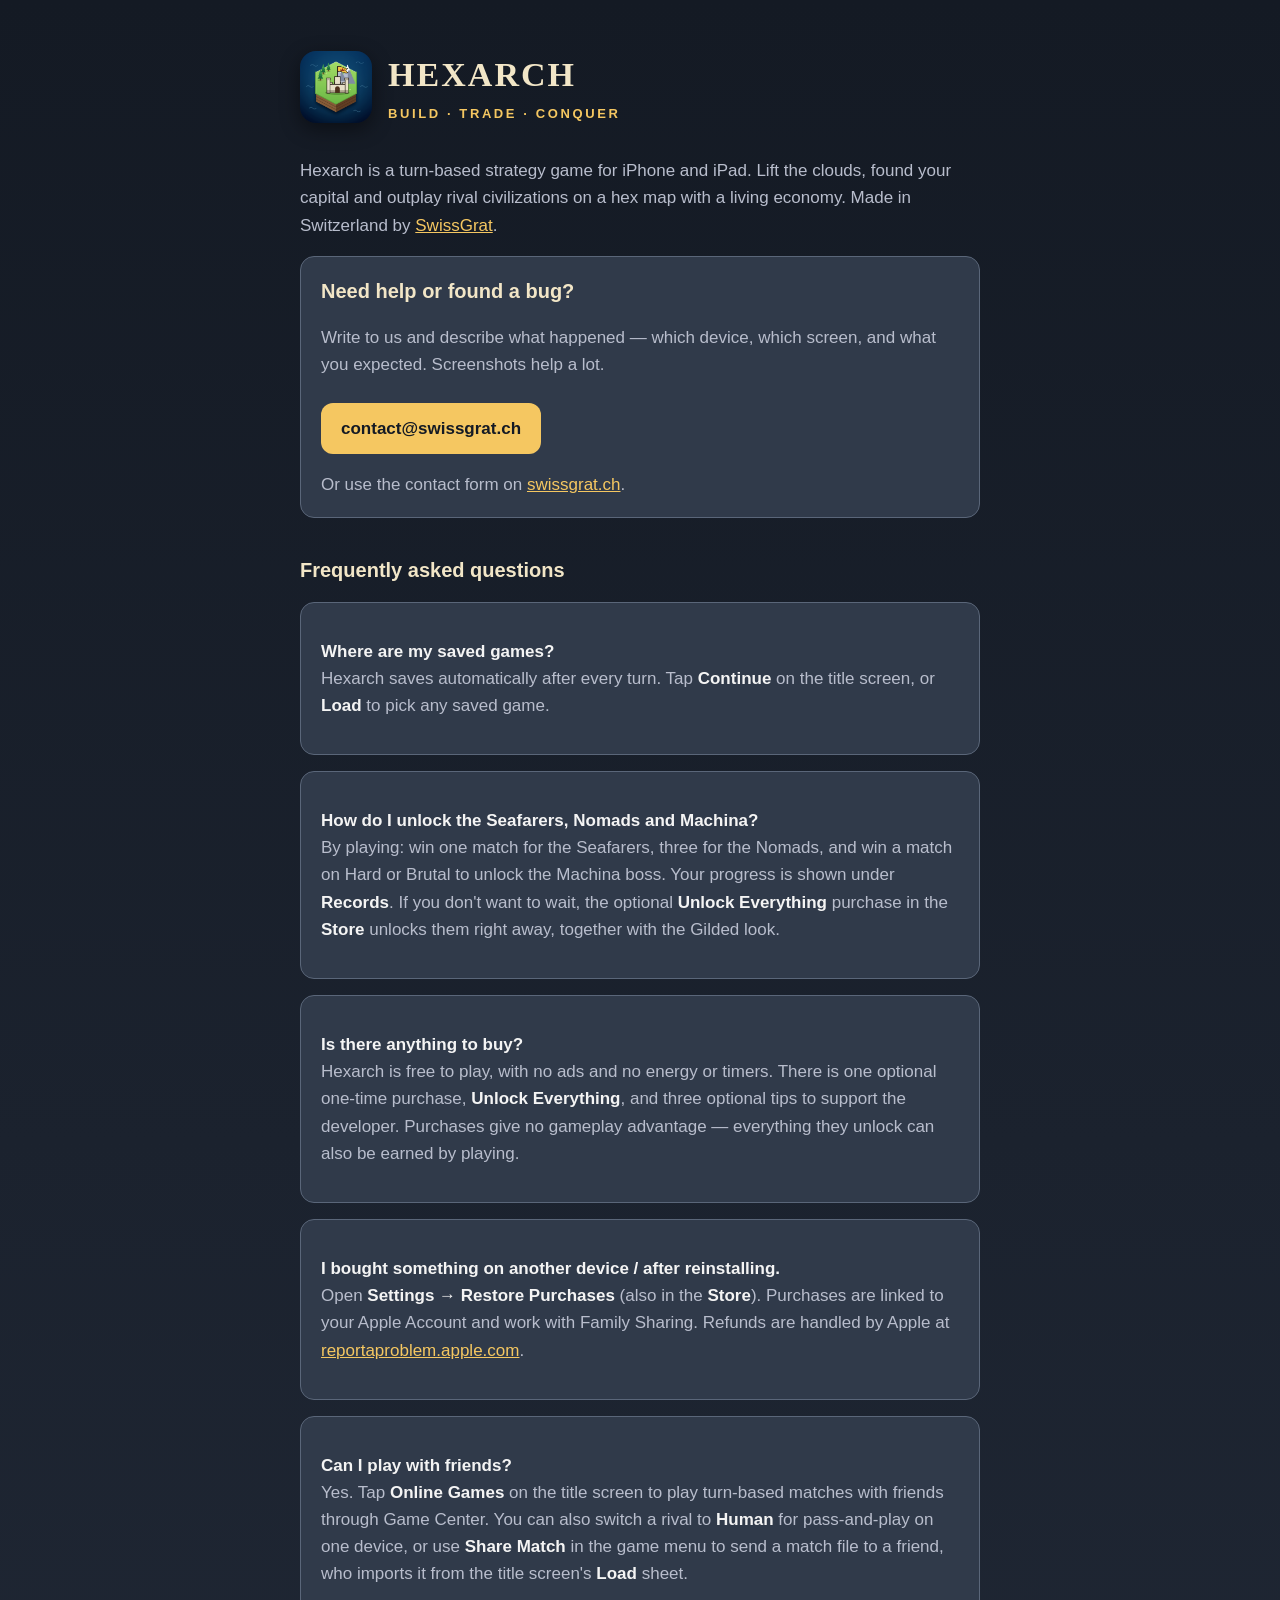
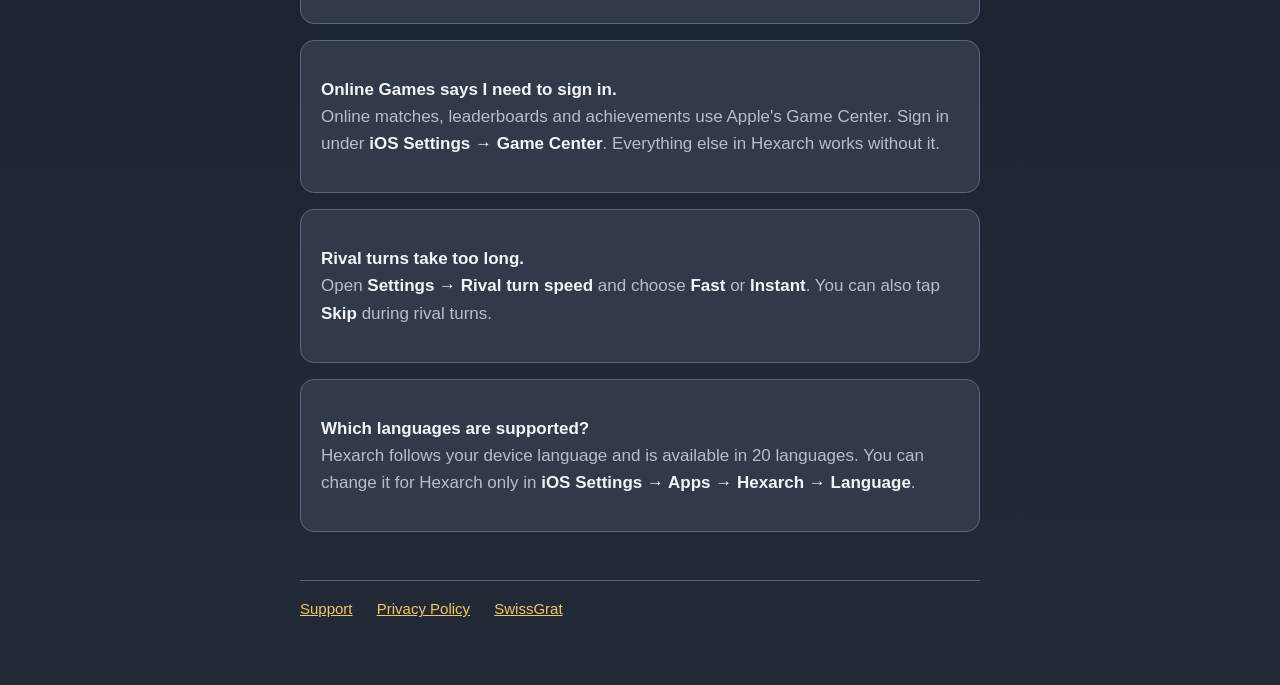
<file: index.html>
<!DOCTYPE html>
<html lang="en">
<head>
  <meta charset="utf-8">
  <meta name="viewport" content="width=device-width, initial-scale=1">
  <title>Hexarch – Support</title>
  <meta name="description" content="Help and support for Hexarch, a turn-based hex strategy game for iPhone and iPad by SwissGrat.">
  <link rel="icon" href="icon.png">
  <link rel="stylesheet" href="style.css">
</head>
<body>
<main>
  <header>
    <img src="icon.png" alt="Hexarch app icon">
    <div>
      <h1>HEXARCH</h1>
      <p class="tagline">Build · Trade · Conquer</p>
    </div>
  </header>

  <p>Hexarch is a turn-based strategy game for iPhone and iPad. Lift the clouds,
  found your capital and outplay rival civilizations on a hex map with a living economy.
  Made in Switzerland by <a href="https://swissgrat.ch">SwissGrat</a>.</p>

  <div class="card">
    <h2 style="margin-top:0">Need help or found a bug?</h2>
    <p>Write to us and describe what happened — which device, which screen,
    and what you expected. Screenshots help a lot.</p>
    <a class="button" href="mailto:contact@swissgrat.ch?subject=Hexarch%20support">contact@swissgrat.ch</a>
    <p style="margin-bottom:0">Or use the contact form on <a href="https://swissgrat.ch">swissgrat.ch</a>.</p>
  </div>

  <h2>Frequently asked questions</h2>

  <div class="card">
    <p><strong>Where are my saved games?</strong><br>
    Hexarch saves automatically after every turn. Tap <strong>Continue</strong> on the
    title screen, or <strong>Load</strong> to pick any saved game.</p>
  </div>

  <div class="card">
    <p><strong>How do I unlock the Seafarers, Nomads and Machina?</strong><br>
    By playing: win one match for the Seafarers, three for the Nomads, and win a match
    on Hard or Brutal to unlock the Machina boss. Your progress is shown under
    <strong>Records</strong>. If you don't want to wait, the optional
    <strong>Unlock Everything</strong> purchase in the <strong>Store</strong> unlocks them
    right away, together with the Gilded look.</p>
  </div>

  <div class="card">
    <p><strong>Is there anything to buy?</strong><br>
    Hexarch is free to play, with no ads and no energy or timers. There is one optional
    one-time purchase, <strong>Unlock Everything</strong>, and three optional tips to
    support the developer. Purchases give no gameplay advantage — everything they unlock
    can also be earned by playing.</p>
  </div>

  <div class="card">
    <p><strong>I bought something on another device / after reinstalling.</strong><br>
    Open <strong>Settings → Restore Purchases</strong> (also in the <strong>Store</strong>).
    Purchases are linked to your Apple Account and work with Family Sharing.
    Refunds are handled by Apple at <a href="https://reportaproblem.apple.com">reportaproblem.apple.com</a>.</p>
  </div>

  <div class="card">
    <p><strong>Can I play with friends?</strong><br>
    Yes. Tap <strong>Online Games</strong> on the title screen to play turn-based matches
    with friends through Game Center. You can also switch a rival to <strong>Human</strong>
    for pass-and-play on one device, or use <strong>Share Match</strong> in the game menu to
    send a match file to a friend, who imports it from the title screen's
    <strong>Load</strong> sheet.</p>
  </div>

  <div class="card">
    <p><strong>Online Games says I need to sign in.</strong><br>
    Online matches, leaderboards and achievements use Apple's Game Center. Sign in under
    <strong>iOS Settings → Game Center</strong>. Everything else in Hexarch works without it.</p>
  </div>

  <div class="card">
    <p><strong>Rival turns take too long.</strong><br>
    Open <strong>Settings → Rival turn speed</strong> and choose <strong>Fast</strong> or
    <strong>Instant</strong>. You can also tap <strong>Skip</strong> during rival turns.</p>
  </div>

  <div class="card">
    <p><strong>Which languages are supported?</strong><br>
    Hexarch follows your device language and is available in 20 languages. You can
    change it for Hexarch only in <strong>iOS Settings → Apps → Hexarch → Language</strong>.</p>
  </div>

  <nav>
    <a href="index.html">Support</a>
    <a href="privacy.html">Privacy Policy</a>
    <a href="https://swissgrat.ch">SwissGrat</a>
  </nav>
</main>
</body>
</html>
</file>
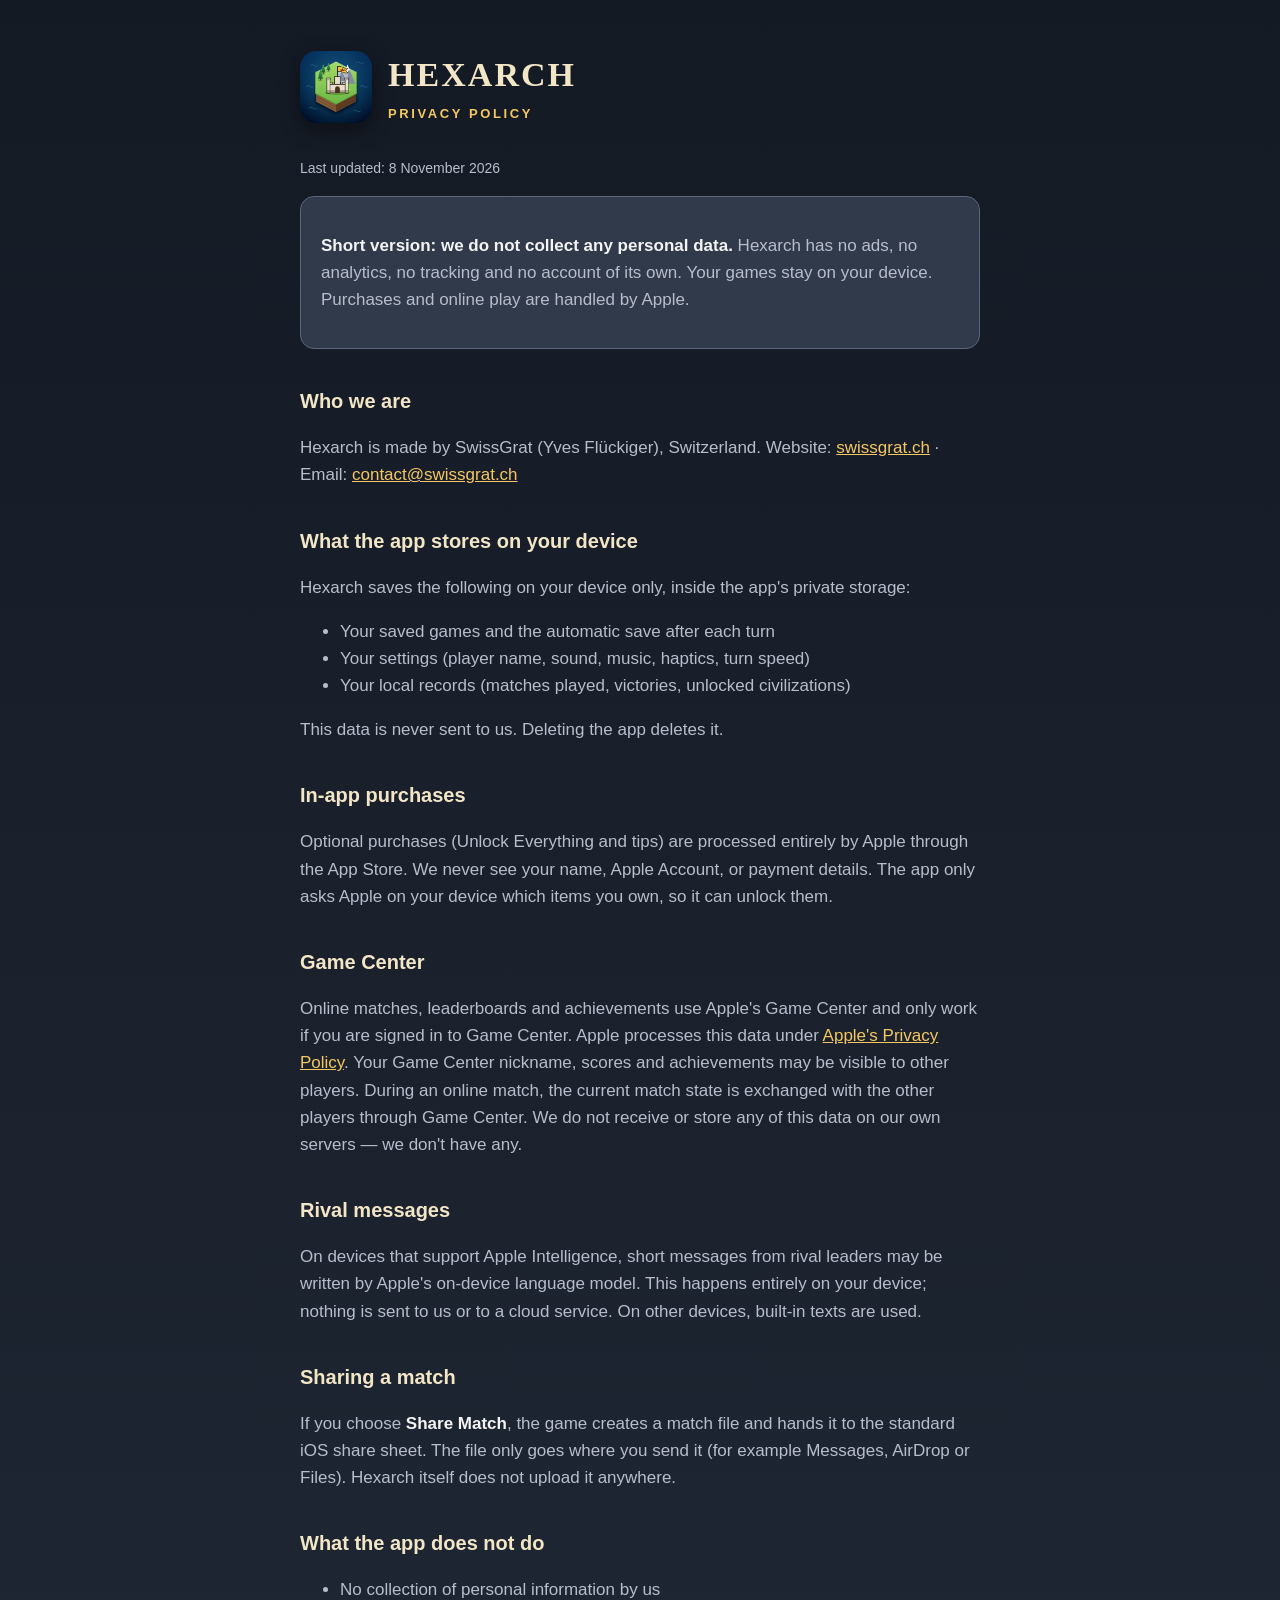
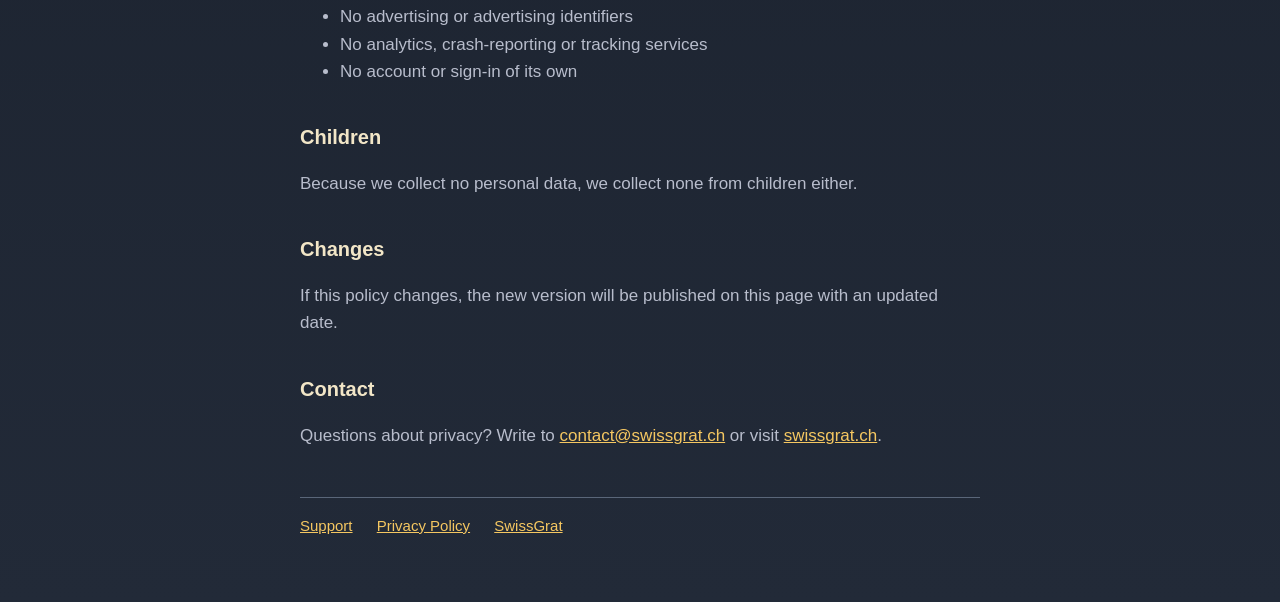
<file: privacy.html>
<!DOCTYPE html>
<html lang="en">
<head>
  <meta charset="utf-8">
  <meta name="viewport" content="width=device-width, initial-scale=1">
  <title>Hexarch – Privacy Policy</title>
  <link rel="icon" href="icon.png">
  <link rel="stylesheet" href="style.css">
</head>
<body>
<main>
  <header>
    <img src="icon.png" alt="Hexarch app icon">
    <div>
      <h1>HEXARCH</h1>
      <p class="tagline">Privacy Policy</p>
    </div>
  </header>

  <p class="updated">Last updated: 8 November 2026</p>

  <div class="card">
    <p><strong>Short version: we do not collect any personal data.</strong>
    Hexarch has no ads, no analytics, no tracking and no account of its own.
    Your games stay on your device. Purchases and online play are handled by Apple.</p>
  </div>

  <h2>Who we are</h2>
  <p>Hexarch is made by SwissGrat (Yves Flückiger), Switzerland.
  Website: <a href="https://swissgrat.ch">swissgrat.ch</a> ·
  Email: <a href="mailto:contact@swissgrat.ch">contact@swissgrat.ch</a></p>

  <h2>What the app stores on your device</h2>
  <p>Hexarch saves the following on your device only, inside the app's private storage:</p>
  <ul>
    <li>Your saved games and the automatic save after each turn</li>
    <li>Your settings (player name, sound, music, haptics, turn speed)</li>
    <li>Your local records (matches played, victories, unlocked civilizations)</li>
  </ul>
  <p>This data is never sent to us. Deleting the app deletes it.</p>

  <h2>In-app purchases</h2>
  <p>Optional purchases (Unlock Everything and tips) are processed entirely by Apple
  through the App Store. We never see your name, Apple Account, or payment details.
  The app only asks Apple on your device which items you own, so it can unlock them.</p>

  <h2>Game Center</h2>
  <p>Online matches, leaderboards and achievements use Apple's Game Center and only
  work if you are signed in to Game Center. Apple processes this data under
  <a href="https://www.apple.com/legal/privacy/">Apple's Privacy Policy</a>. Your Game
  Center nickname, scores and achievements may be visible to other players. During an
  online match, the current match state is exchanged with the other players through
  Game Center. We do not receive or store any of this data on our own servers — we
  don't have any.</p>

  <h2>Rival messages</h2>
  <p>On devices that support Apple Intelligence, short messages from rival leaders may
  be written by Apple's on-device language model. This happens entirely on your device;
  nothing is sent to us or to a cloud service. On other devices, built-in texts are used.</p>

  <h2>Sharing a match</h2>
  <p>If you choose <strong>Share Match</strong>, the game creates a match file and
  hands it to the standard iOS share sheet. The file only goes where you send it
  (for example Messages, AirDrop or Files). Hexarch itself does not upload it anywhere.</p>

  <h2>What the app does not do</h2>
  <ul>
    <li>No collection of personal information by us</li>
    <li>No advertising or advertising identifiers</li>
    <li>No analytics, crash-reporting or tracking services</li>
    <li>No account or sign-in of its own</li>
  </ul>

  <h2>Children</h2>
  <p>Because we collect no personal data, we collect none from children either.</p>

  <h2>Changes</h2>
  <p>If this policy changes, the new version will be published on this page
  with an updated date.</p>

  <h2>Contact</h2>
  <p>Questions about privacy? Write to
  <a href="mailto:contact@swissgrat.ch">contact@swissgrat.ch</a> or visit
  <a href="https://swissgrat.ch">swissgrat.ch</a>.</p>

  <nav>
    <a href="index.html">Support</a>
    <a href="privacy.html">Privacy Policy</a>
    <a href="https://swissgrat.ch">SwissGrat</a>
  </nav>
</main>
</body>
</html>
</file>
<file: style.css>
:root {
  --bg: #141a24;
  --bg-2: #222a38;
  --card: #303a4a;
  --stroke: #5a6679;
  --text: #f4f4f4;
  --muted: #b8bdcc;
  --parchment: #f2e6c7;
  --gold: #f5c761;
}

* { box-sizing: border-box; }

body {
  margin: 0;
  min-height: 100vh;
  background: linear-gradient(180deg, var(--bg) 0%, var(--bg-2) 100%);
  color: var(--text);
  font: 17px/1.6 -apple-system, BlinkMacSystemFont, "Segoe UI", Helvetica, Arial, sans-serif;
}

main {
  max-width: 720px;
  margin: 0 auto;
  padding: 48px 20px 64px;
}

header {
  display: flex;
  align-items: center;
  gap: 16px;
  margin-bottom: 32px;
}

header img {
  width: 72px;
  height: 72px;
  border-radius: 16px;
  box-shadow: 0 6px 20px rgba(0, 0, 0, 0.45);
}

h1 {
  margin: 0;
  font-family: Georgia, "Times New Roman", serif;
  font-size: 34px;
  letter-spacing: 0.06em;
  color: var(--parchment);
}

.tagline {
  margin: 2px 0 0;
  color: var(--gold);
  font-size: 13px;
  font-weight: 700;
  letter-spacing: 0.2em;
  text-transform: uppercase;
}

h2 {
  margin: 36px 0 8px;
  font-size: 20px;
  color: var(--parchment);
}

p, li { color: var(--muted); }
strong { color: var(--text); }

a { color: var(--gold); }

.card {
  background: var(--card);
  border: 1px solid var(--stroke);
  border-radius: 14px;
  padding: 18px 20px;
  margin: 16px 0;
}

.button {
  display: inline-block;
  margin-top: 8px;
  padding: 12px 20px;
  border-radius: 12px;
  background: var(--gold);
  color: var(--bg);
  font-weight: 700;
  text-decoration: none;
}

nav {
  margin-top: 48px;
  padding-top: 16px;
  border-top: 1px solid var(--stroke);
  font-size: 15px;
}

nav a { margin-right: 20px; }

.updated {
  font-size: 14px;
  color: var(--muted);
}
</file>
